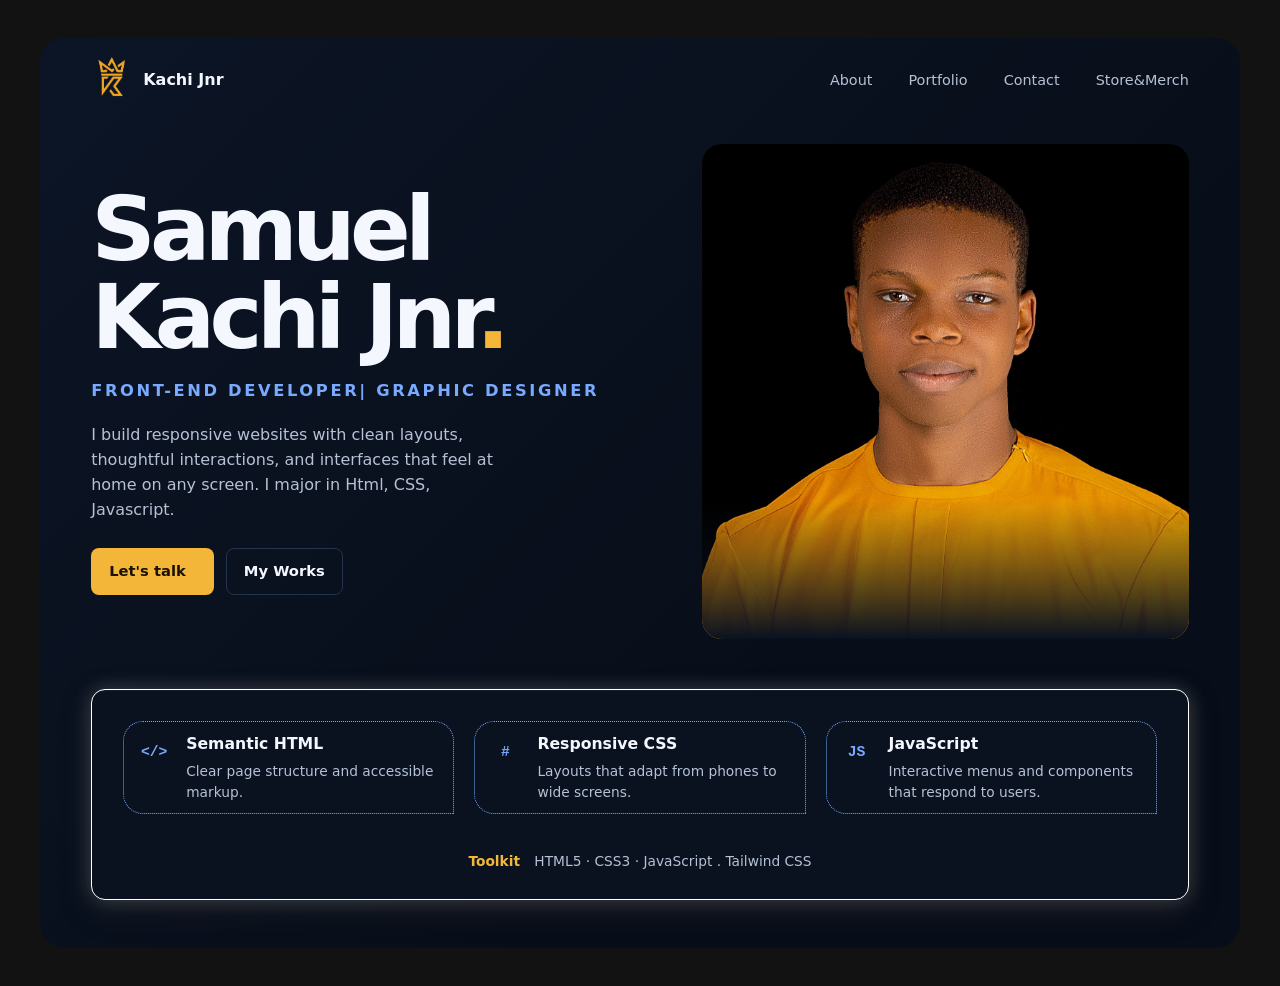
<file: index.html>
<!DOCTYPE html>
<html lang="en">
<head>
  <meta charset="UTF-8">
  <meta name="viewport" content="width=device-width, initial-scale=1">
  <meta name="description" content="Kachi Jnr, front-end developer portfolio.">
  <title>Kachi Jnr</title>
  <!-- Essential Open Graph Tags -->
  <meta property="og:title" content="Kachi Jnr | Front-End Developer" />
  <meta property="og:description" content="Front-end developer portfolio showcasing skills in HTML, CSS, and JavaScript." />
  <meta property="og:type" content="website" />
  <meta property="og:url" content="https://kachi-jnr.vercel.app" />
  <meta property="og:image" content="img/og.png" />
  <!-- Recommended Image Details -->
  <meta property="og:image:width" content="1200" />
  <meta property="og:image:height" content="630" />
  <meta property="og:image:alt" content="Kachi Jnr | Front-End Developer" />

  <!-- Optional: Twitter/X Large Card Support -->
  <meta name="twitter:card" content="summary_large_image" />
  <meta name="twitter:image" content="https://kachi-jnr.vercel.app/img/og.png" />
  <link rel="icon" href="img/kachis logo.png" type="image/png">
  <link rel="stylesheet" href="kachi.css">
  <script src="kachi.js" defer></script>
</head>
<body>
  <header class="portfolio-header" id="home">
    <div class="topbar">
      <a class="brand" href="#">
        <img src="img/kachis logo.png" alt="">
        <span>Kachi Jnr</span>
      </a>

      <button class="menu-toggle" type="button"
        aria-expanded="false" aria-controls="site-nav" hidden>
        =
      </button>

      <nav class="site-nav" id="site-nav" aria-label="Main navigation">
        <a href="about.html">About</a>
        <a href="other docs/Samuel_Onyekachi_Jr_CV-1.pdf">Portfolio</a>
        <!-- EDIT HERE: replace the example email with yours -->
        <a href="contact.html">Contact</a>
        <a href="store.html">Store&Merch</a>
      </nav>
    </div>

    <section class="hero" id="intro" aria-labelledby="hero-title">
      <div class="hero-left">
        <!-- EDIT HERE: write your name, role, and short introduction -->
        <h1 id="hero-title"> Samuel Kachi Jnr<span>.</span></h1>
        <p class="role">Front-End Developer| Graphic Designer </p>
        <p class="intro">
          I build responsive websites with clean layouts, thoughtful
          interactions, and interfaces that feel at home on any screen.
          I major in Html, CSS, Javascript.
        </p>
      


        <div class="hero-actions">
          <!-- EDIT HERE: use the same email as in the navigation -->
          <a class="button button-primary" href="mailto:samuelonyekachijr@gmail.com">
            Let's talk <span aria-hidden="true"></span>
          </a>
          <a class="button button-outline" href="phone.html">
            My Works</a>
        </div>
      </div>

      <figure class="portrait">
        <img src="img/kachijnr.jpg" alt="Kachi Jnr wearing a gold shirt"
          width="1151" height="2047">
      </figure>
    </section>

    <section class="skills" id="skills" aria-label="Front-end skills">
      <ul class="skill-grid">
        <li class="skill">
          <span class="skill-icon" aria-hidden="true">&lt;/&gt;</span>
          <div>
            <h2>Semantic HTML</h2>
            <p>Clear page structure and accessible markup.</p>
          </div>
        </li>

        <li class="skill">
          <span class="skill-icon" aria-hidden="true">#</span>
          <div>
            <h2>Responsive CSS</h2>
            <p>Layouts that adapt from phones to wide screens.</p>
          </div>
        </li>

        <li class="skill">
          <span class="skill-icon" aria-hidden="true">JS</span>
          <div>
            <h2>JavaScript</h2>
            <p>Interactive menus and components that respond to users.</p>
          </div>
        </li>
      </ul>

      <p class="toolkit"><strong>Toolkit</strong> HTML5 · CSS3 · JavaScript . Tailwind CSS</p>
    </section>
  </header>
</body>
</html>
</file>
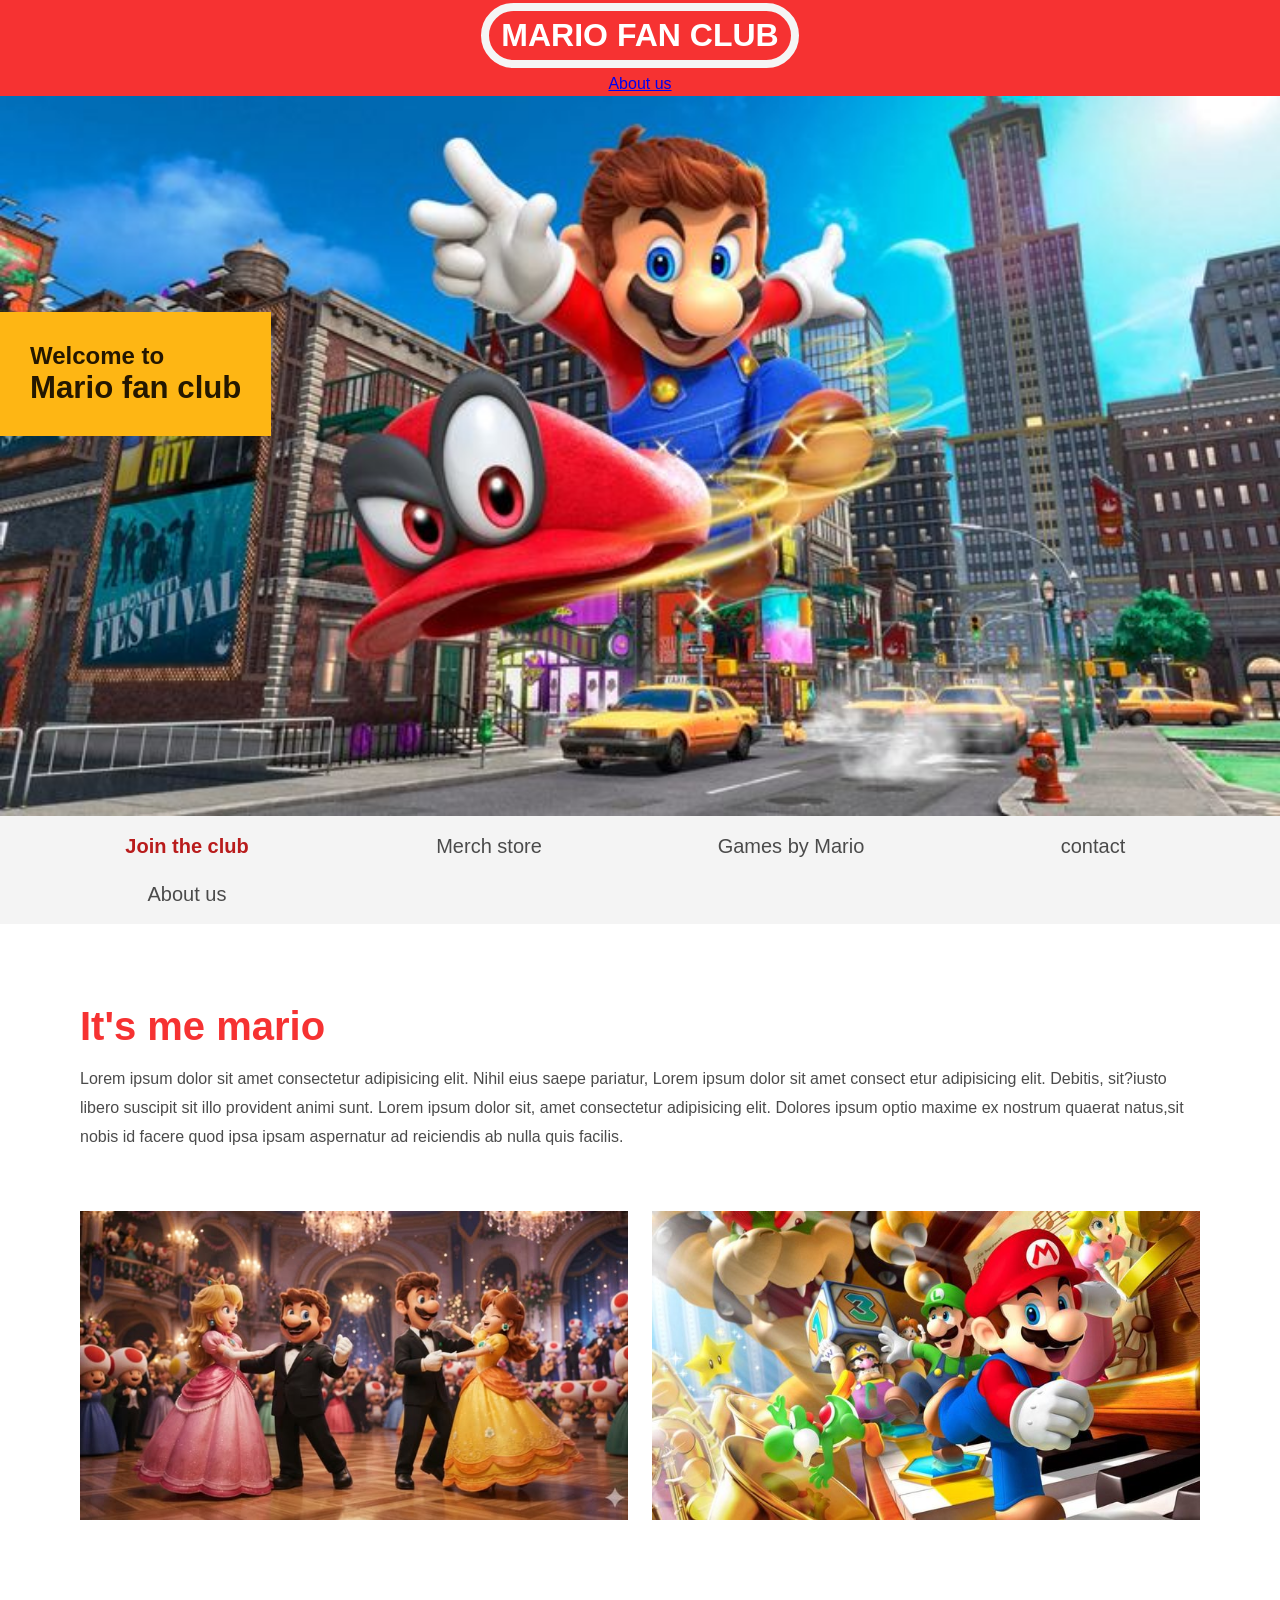
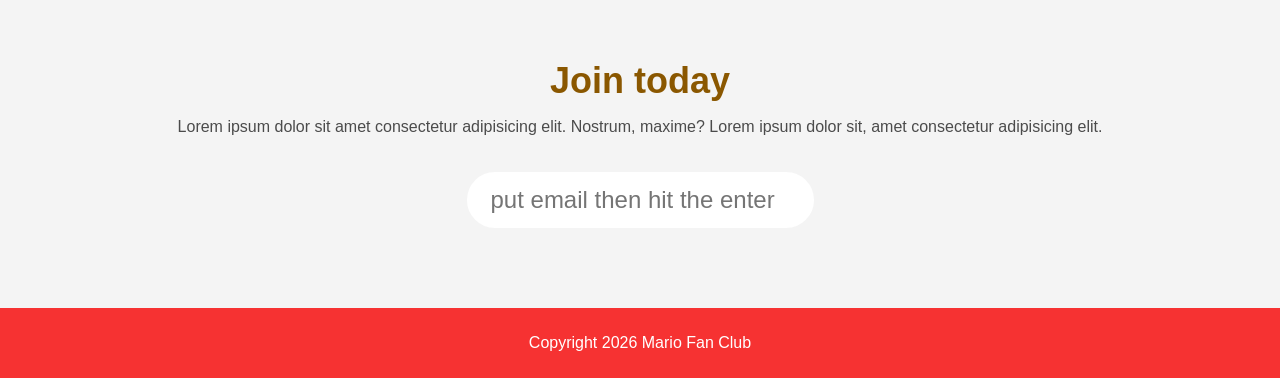
<file: CAMP CODE/Index.html>
<!DOCTYPE html>
<html lang="en">
<head>
  <meta charset="UTF-8">
  <meta name="viewport" content="width=device-width, initial-scale=1.0">
  <link rel="stylesheet" href="css/style.css">
  <link rel="icon" href="img/mario.jpg">
  <title>Marioclub</title>
</head>
<body>
  
  
<header>
   <h1>MARIO FAN CLUB</h1>
   <a href="about.html">About us</a>
</header>
  <section class="banner">
    <img src="img/mario fly.jpg" alt="marioclub welcome banner">
     <div class="mariofans">
          <h2>Welcome to <br><span>Mario fan club</span></h2>
     </div>
  </section>
  <nav class="main-nav">
    <ul>
       <li><a href="#" class="joinclub">Join the club</a></li>
       <li><a href="Elit.org">Merch store</a></li>
       <li><a href="#">Games by Mario</a></li>
       <li><a href="#">contact</a></li>
       <li><a href="about.html">About us</a></li>
    </ul>
  </nav>
  <main>
    
    <article>
      <h2>It's me mario</h2>
      <p>Lorem ipsum dolor sit amet consectetur adipisicing elit.
         Nihil eius saepe pariatur, Lorem ipsum dolor sit amet consect
         etur adipisicing elit. Debitis, sit?iusto libero suscipit sit
          illo provident animi sunt. Lorem ipsum dolor sit, amet consectetur adipisicing elit.
           Dolores ipsum optio maxime ex nostrum quaerat natus,sit nobis id facere quod ipsa ipsam
         aspernatur ad reiciendis ab nulla quis facilis.</p>
    </article>
    <ul class="images">
      <li><img src="img/mario&luigis wedding.jpg" alt="the wedding"></li>
      <li><img src="img/mario game1.jpg" alt="mario having fun"></li>
    </ul>
  </main>

   <section class="join">
    <h2>Join today</h2>
    <p>Lorem ipsum dolor sit amet consectetur adipisicing elit.
       Nostrum, maxime? Lorem ipsum dolor sit, amet consectetur adipisicing elit. </p>
      <form>
        <input type="email" name="email" placeholder="put email then hit the enter" required>
       </form>
   </section>

  <footer>
    <p class="copyright">Copyright 2026 Mario Fan Club</p>
  </footer>
</body>
</html>
</file>
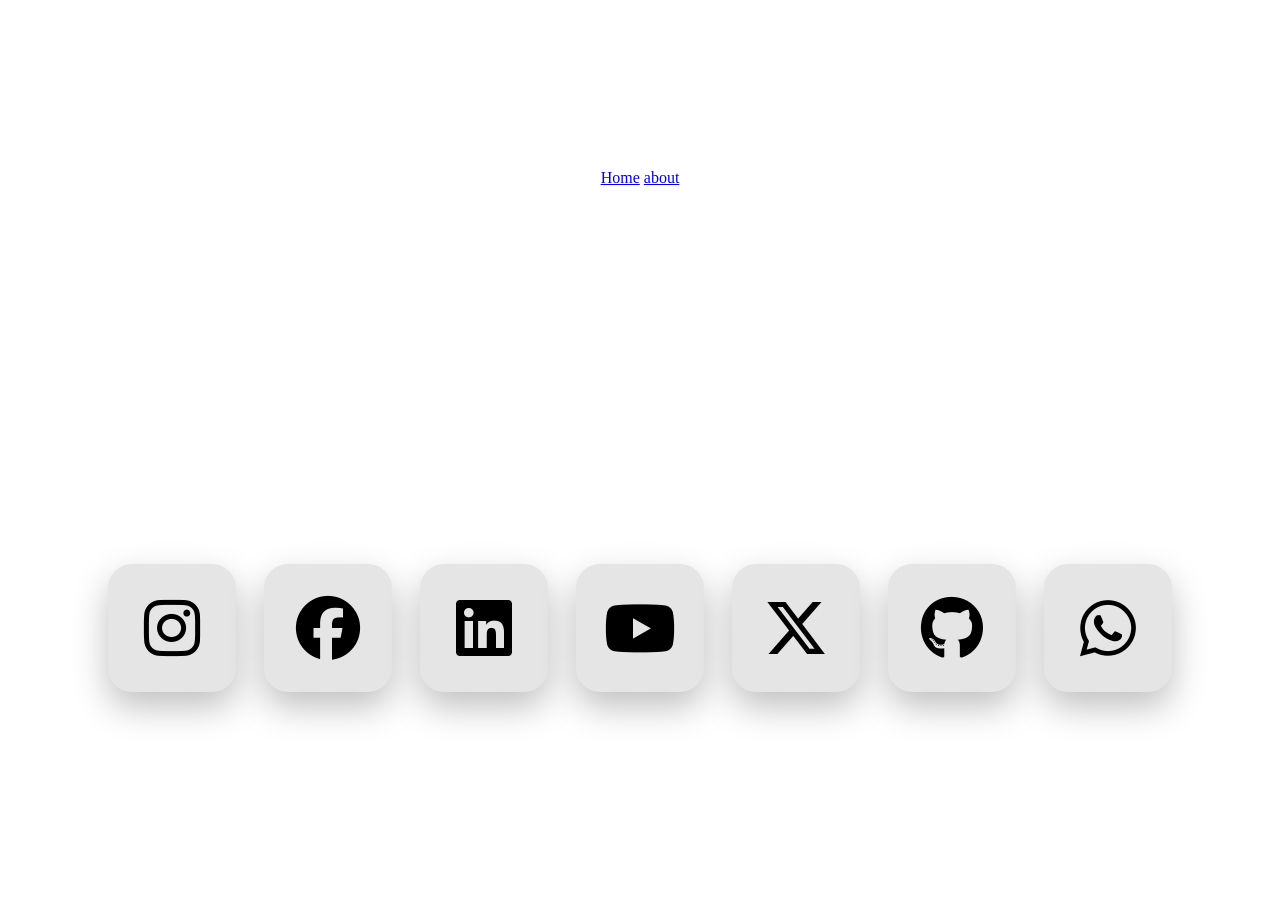
<file: contact.html>
<!DOCTYPE html>
<html lang="en">
<head>
    <meta charset="UTF-8">
    <meta name="viewport" content="width=device-width, initial-scale=1.0">
    <link rel="icon" href="img/kachis logo.png">
    <link rel="stylesheet" href="https://cdnjs.cloudflare.com/ajax/libs/font-awesome/6.7.2/css/all.min.css">
    <title>Kachi.Org</title>
</head>
<style>
    /* Center the entire group on the page */
body {
    margin: 0;
    min-height: 100vh;
    min-height: 100dvh;
    display: grid;
    place-items: center;
}

.social-icons {
    display: flex;
    flex-wrap: wrap;
    justify-content: center;
    gap: clamp(0.75rem, 3vw, 1.75rem);
    width: min(70rem, calc(100% - 2rem));
    padding-block: 2rem;
}

.social-icons .icons {
    display: grid;
    justify-items: center;
    align-content: start;
    gap: 0.75rem;
    width: clamp(5rem, 13vw, 8rem);
    padding: 0.5rem 0;
    border-radius: 1.5rem;
    color: inherit;
    text-decoration: none;
    text-align: center;
}

.social-icons .icons i {
    display: grid;
    place-items: center;
    width: 100%;
    aspect-ratio:1;
    border-radius:1.5rem;
    /* background: color-mix(in srgb, currentColor 5%, transparent);
    box-shadow: 0 0 0 1px color-mix(in srgb, currentColor 16%, transparent); */
    background:rgb(230, 229, 229);
    box-shadow:0 15px 35px rgba(0, 0, 0, 0.25);
    font-size: clamp(2.5rem, 6vw, 4rem);
    transition: transform 180ms ease, background-color 180ms ease;
}

.social-icons .icons span {
    font: 600 0.9rem/1.2 system-ui, sans-serif;
}

.social-icons .icons:focus-visible {
    outline: 2px solid currentColor;
    outline-offset: 4px;
}

.social-icons {
    --slide-distance: clamp(8px, 3vw, 40px);
    width: min(70rem, calc(100% - 2rem - 2 * var(--slide-distance)));
    animation: slide-icons 7s ease-in-out infinite alternate;
}

@keyframes slide-icons {
    from {
        transform: translateX(calc(-1 * var(--slide-distance)));
    }

    to {
        transform: translateX(var(--slide-distance));
    }
}

@media (prefers-reduced-motion: reduce) {
    .social-icons {
        animation: none;
    }
}

@media (hover: hover) {
    .social-icons .icons:hover i {
        transform: translateY(-5px);
        background: color-mix(in srgb, currentColor 12%, transparent);
    }
}

@media (prefers-reduced-motion: reduce) {
    .social-icons .icons i {
        transition: none;
    }

    .social-icons .icons:hover i {
        transform: none;
    }
}
</style>
<span>
    <a href="index.html">Home</a>
    <a href="about.html">about</a>
</span>
<div class="social-icons">
    <a href="https://www.instagram.com/michaelonyekachiebube/" target="_blank" class="icons">
        <i class="fa-brands fa-instagram"></i>
    </a>

    <a href="https://www.facebook.com/profile.php?id=61588298643800" target="_blank" class="icons">
    <i class="fa-brands fa-facebook"></i>
</a>

    <a href="https://www.linkedin.com/in/samuelonyekachi jr" target="_blank" class="icons">
        <i class="fa-brands fa-linkedin"></i>
    </a>

    <a href="https://www.youtube.com/@samuelOnyekachijr" target="_blank" class="icons">
        <i class="fa-brands fa-youtube"></i>
    </a>

    <a href="https://x.com/samuelkachijnr" target="_blank" class="icons">
        <i class="fa-brands fa-x-twitter"></i>
    </a>

     <a href="https://github.com/samuelonyekachijr-pixel" target="_blank" class="icons">
        <i class="fa-brands fa-github"></i>
    </a>

    <a href="https://wa.me/2348108296144 " target="_blank" class="icons"
        > <i class="fa-brands fa-whatsapp"></i>
    </a>
</div>

</html>
</file>
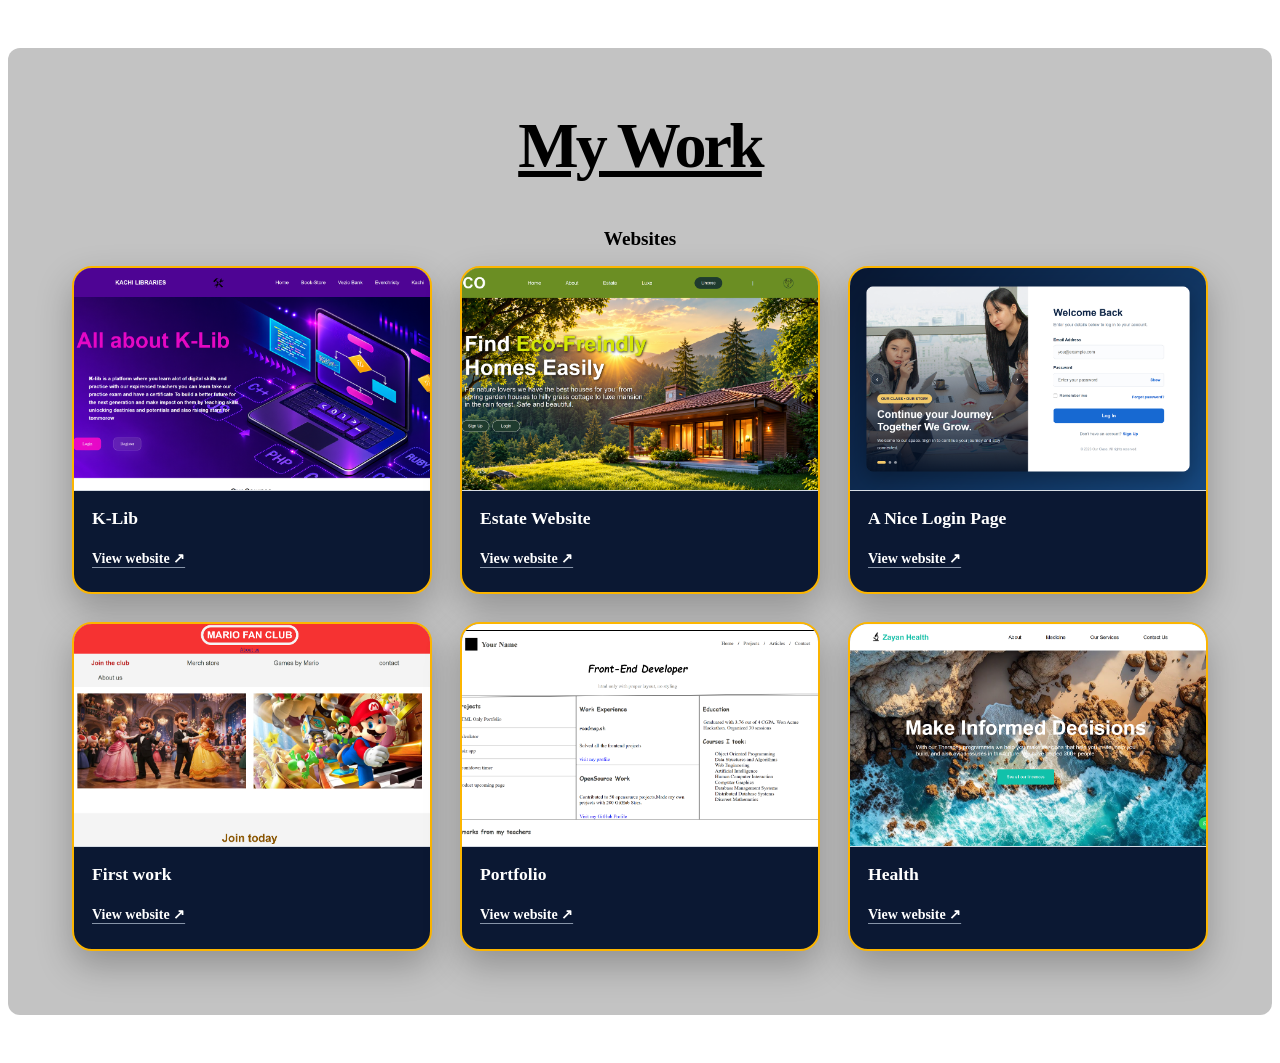
<file: phone.html>
<!DOCTYPE html>
<html lang="en">
<head>
    <meta charset="UTF-8">
    <meta name="viewport" content="width=device-width, initial-scale=1.0">
    <title>Kachi's|Web Work</title>
    <link rel="stylesheet" href="phone.css">
     <script src="phone.js" defer></script> 
</head>
<body>
  <section class="portfolio-work" id="my-work" aria-labelledby="my-work-title">
    <h2 id="my-work-title">My Work</h2>

    <section aria-labelledby="websites-title">
        <h3 class="portfolio-work__group-title" id="websites-title">Websites</h3>

        <div class="portfolio-work__grid">
            <article class="portfolio-work__card" data-category="website">
                <div class="portfolio-work__preview">
                    <img src="img/K-lib.com - Google Chrome 13_11_2026 14_57_37.png" alt="K-Lib homepage screenshot" loading="lazy">
                </div>
                <div class="portfolio-work__body">
                    <h4>K-Lib</h4>
                    <a href="./CAMP%20CODE/k-lib.html">View website ↗</a>
                </div>
            </article>

            <article class="portfolio-work__card" data-category="website">
                <div class="portfolio-work__preview">
                    <img src="img/estate-shot.png" alt="Estate website homepage screenshot">
                </div>
                <div class="portfolio-work__body">
                    <h4>Estate Website</h4>
                    <a href="./CAMP%20CODE/estate.html">View website ↗</a>
                </div>
            </article>

            <article class="portfolio-work__card" data-category="website">
                <div class="portfolio-work__preview">
                    <img src="img/Welcome Back _ Login - Google Chrome 16_11_2026 09_14_56.png" alt="Login page screenshot">
                </div>
                <div class="portfolio-work__body">
                    <h4>A Nice Login Page</h4>
                   <a href="./CAMP%20CODE/form-login.html">View website ↗</a>
                </div> 
            </article>

            <article class="portfolio-work__card" data-category="website">
                <div class="portfolio-work__preview">
                    <img src="img/pic3.png" alt="Website 4 screen/CAMP%20CODEshot">
                </div>
                <div class="portfolio-work__body">
                    <h4>First work</h4>
                    <a href="./CAMP%20CODE/Index.html">View website ↗</a>
                </div>
            </article>

            <article class="portfolio-work__card" data-category="website">
                <div class="portfolio-work__preview">
                    <img src="img/pic2.png" alt="Website 5 screenshot">
                </div>
                <div class="portfolio-work__body">
                    <h4>Portfolio</h4>
                    <a href="./CAMP%20CODE/about.html">View website ↗</a>
                </div>
            </article>

            <article class="portfolio-work__card" data-category="website">
                <div class="portfolio-work__preview">
                    <img src="img/pic4.png" alt="Website 6 screenshot">
                </div>
                <div class="portfolio-work__body">
                    <h4>Health</h4>
                    <a href="./CAMP%20CODE/project1.html">View website ↗</a>
                </div>
            </article>
        </div>
    </section>

    <hr class="portfolio-work__divider">

   


</section>
</body>
</html>
</file>
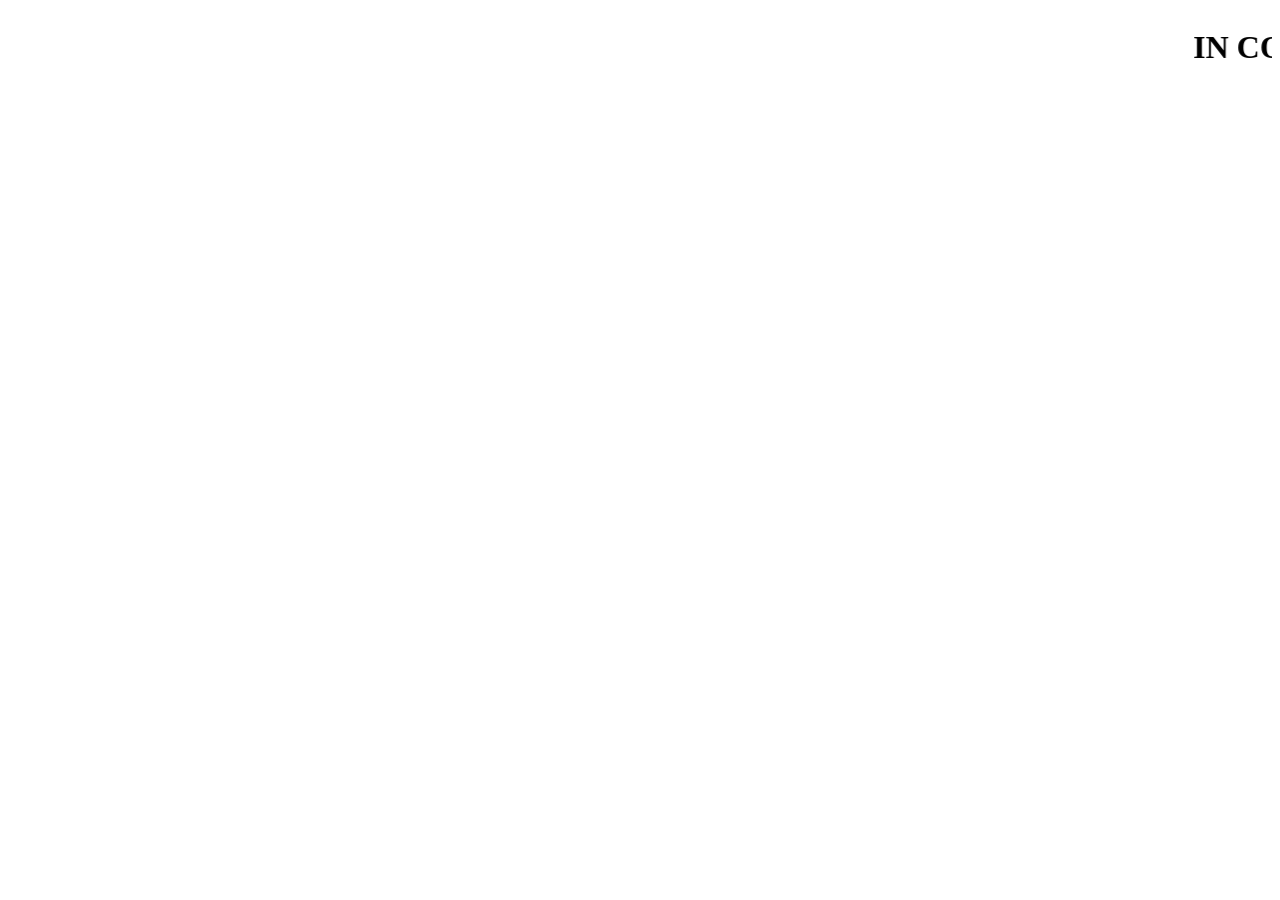
<file: store.html>
<!DOCTYPE html>
<html lang="en">
<head>
    <meta charset="UTF-8">
    <meta name="viewport" content="width=device-width, initial-scale=1.0">
    <title>Document</title>
</head>
<body>
    <marquee behavior="" direction="">
        <h1>IN COMING UPDATES FAM</h1>
    </marquee>
    
</body>
</html>
</file>
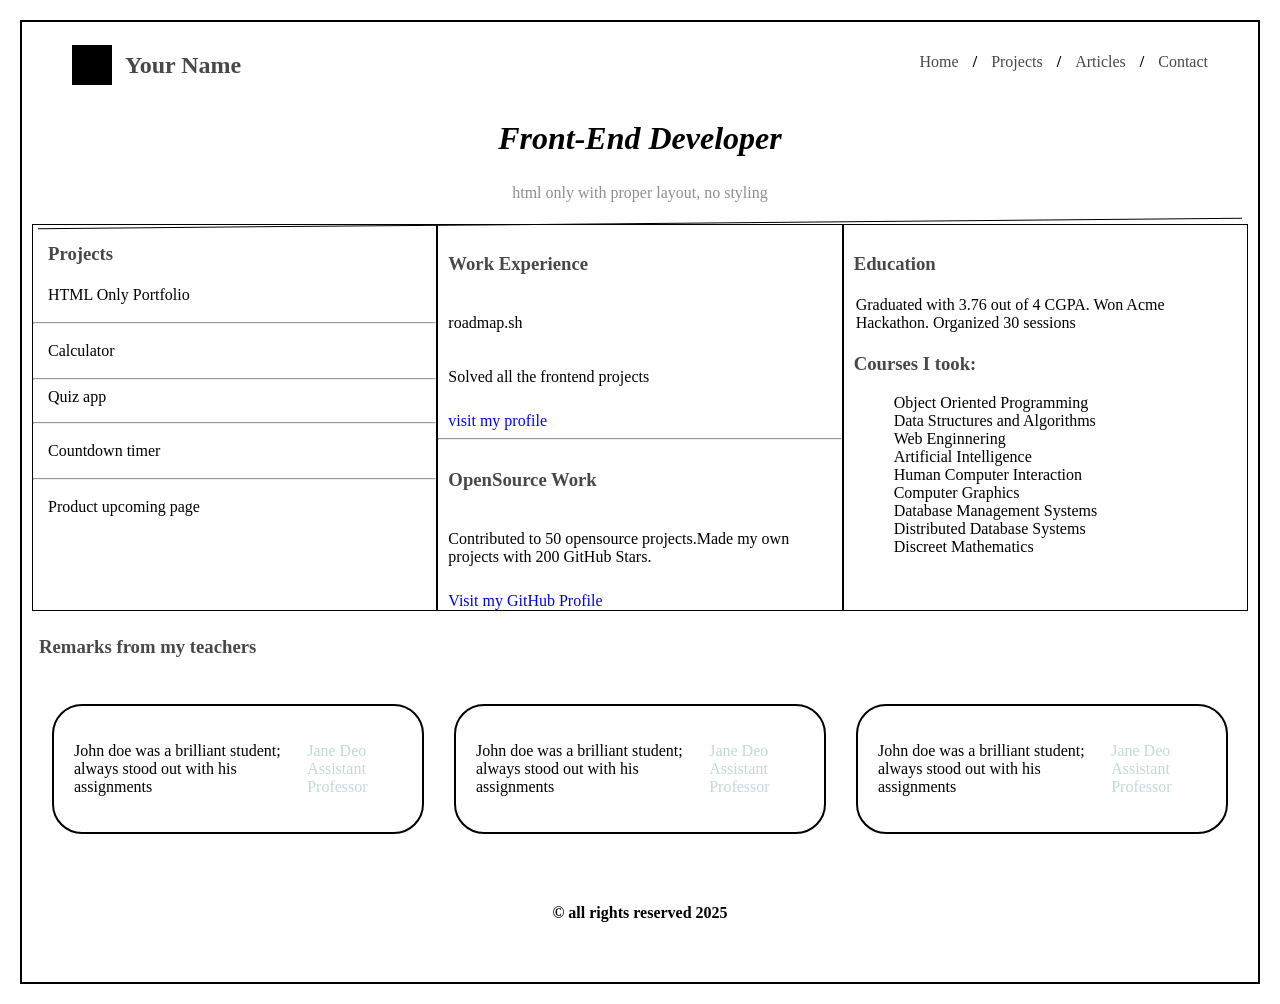
<file: CAMP CODE/about.html>
<!doctype html>
<html>

<head>
  <link rel="stylesheet" href="css/port.css">
  <title>Learning HTML</title>
</head>

<body>
  <div>
    <header>
      <div class="toprow">
        <h2 class="head">
          <span class="logo"></span>
          Your Name
        </h2>
        <ul class="hp">
          <li><a href="#45">Home</a> <span>/</span></li>
          <li><a href="#45">Projects</a> <span>/</span></li>
          <li><a href="#45">Articles</a> <span>/</span></li>
          <li><a href="#45">Contact</a></li>
        </ul>
      </div>
      <h1 class="font-i">Front-End Developer</h1>
      <p class="kachi">html only with proper layout, no styling</p>
    </header>
  </div>

  <div class="doubleline"></div>
  <section class="ibox">
    <div class="projects">
      <h3 class="font-i">Projects</h3>
      <p class="lorem">HTML Only Portfolio</p>
      <hr>
      <p class="lorem">Calculator</p>
      <hr>
      <pclass="lorem">Quiz app</p>
        <hr>
        <p class="lorem">Countdown timer</p>
        <hr>
        <p class="lorem">Product upcoming page</p>
    </div>
    
    <div class="exp">
      <h3 class="font-i">Work Experience</h3>
      <p class="font-i"> roadmap.sh</p>
      <p class="lorem">Solved all the frontend projects</p>
      <a href="#">visit my profile</a>
      <hr>
      <h3 class="font-i">OpenSource Work</h3>
      <p class="lorem">
        Contributed to 50 opensource
        projects.Made my own projects with
        200 GitHub Stars.
      </p>
     <a href="#3">Visit my GitHub Profile</a>
    </div>
    <div class="edu">
      <h3 class="font-i">Education</h3>
      <p class="lorem">Graduated with 3.76 out of 4
        CGPA. Won Acme Hackathon.
        Organized 30 sessions
      </p>


      <h3 class="font-i">Courses I took:</h3>
      <ul class="list">
        <li>Object Oriented Programming</li>
        <li>Data Structures and Algorithms</li>
        <li>Web Enginnering</li>
        <li>Artificial Intelligence</li>
        <li>Human Computer Interaction</li>
        <li>Computer Graphics</li>
        <li>Database Management Systems </li>
        <li>Distributed Database Systems</li>
        <li>Discreet Mathematics</li>
      </ul>
    </div>

  </section>
    <h3 class="font-ii">Remarks from my teachers</h3>
  <section class="bow">
    
    <div class="box">
      <p>John doe was a brilliant
        student; always stood out 
        with his assignments
      </p>

      <p class="teacher">
      Jane Deo
      Assistant Professor
     </p>

    </div>

    <div class="box">
      <p>
        John doe was a brilliant
        student; always stood out 
        with his assignments
      </p>
      <p class="teacher">
        Jane Deo
      Assistant Professor 
      </p>
    </div>

    <div class="box">
      <p>
        John doe was a brilliant
        student; always stood out 
        with his assignments
      </p>
      <p class="teacher"> 
        Jane Deo
        Assistant Professor 
      </p>
    </div>
  </section>
   <p class="copy">&copy all rights reserved 2025</p>
</body>

</html>
</file>
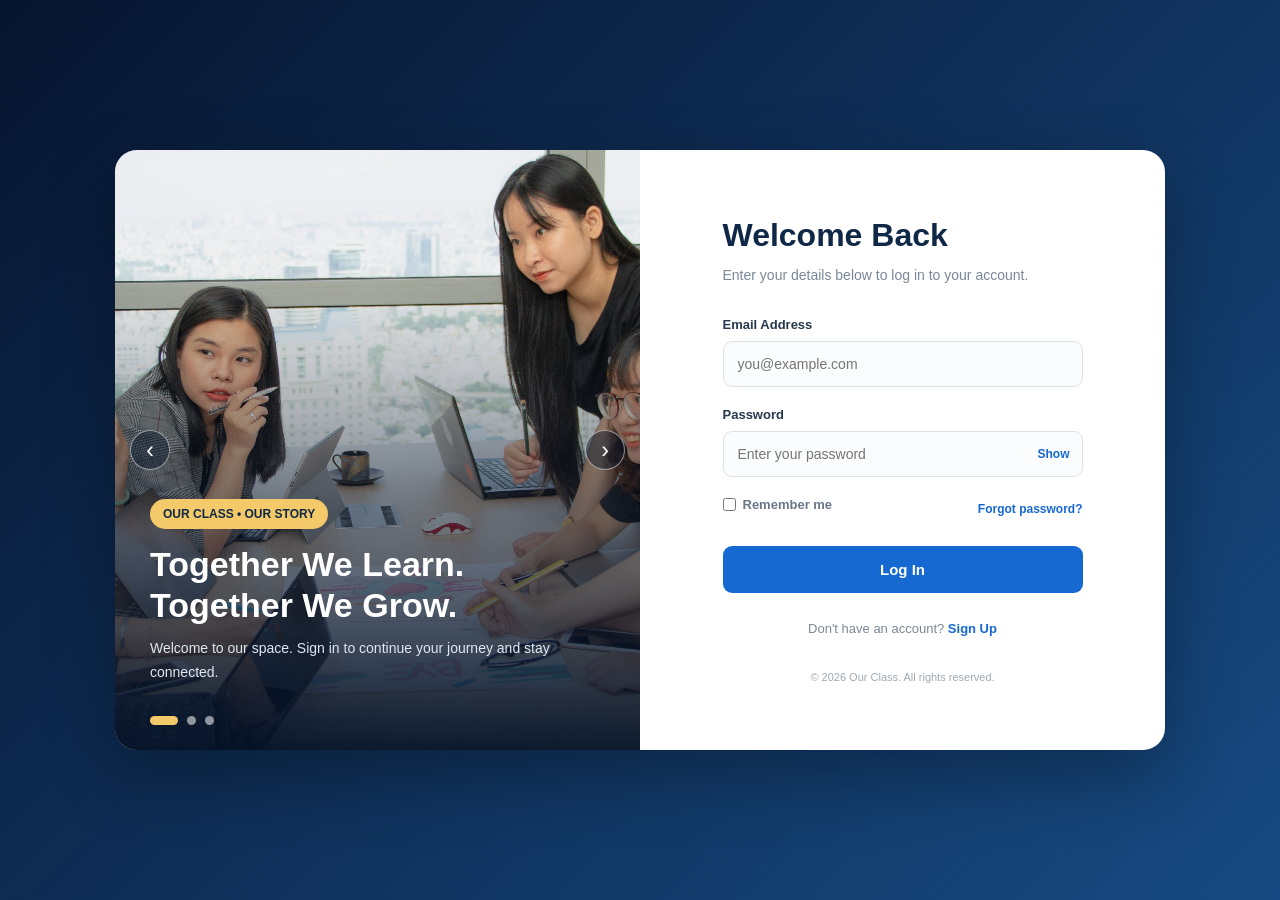
<file: CAMP CODE/form-login.html>
<!DOCTYPE html>
<html lang="en">
<head>
<meta charset="UTF-8">
<meta name="viewport" content="width=device-width, initial-scale=1.0">
<title>Welcome Back | Login</title>

<style>
* {
    margin: 0;
    padding: 0;
    box-sizing: border-box;
    font-family: Arial, sans-serif;
}

body {
    min-height: 100vh;
    display: flex;
    justify-content: center;
    align-items: center;
    padding: 25px;
    background: linear-gradient(135deg, #07152f, #174a82);
}

.container {
    display: grid;
    grid-template-columns: 1fr 1fr;
    width: 100%;
    max-width: 1050px;
    min-height: 600px;
    background: white;
    border-radius: 22px;
    overflow: hidden;
    box-shadow: 0 25px 70px rgba(0,0,0,.3);
    animation: fadeIn .8s ease;
}

/* SLIDESHOW */

.photo-section {
    position: relative;
    min-height: 600px;
    background: #102d50;
    overflow: hidden;
}

.slides {
    position: absolute;
    inset: 0;
}

.slide {
    position: absolute;
    inset: 0;
    opacity: 0;
    transition: opacity 1s ease-in-out;
    pointer-events: none;
}

.slide.active {
    opacity: 1;
}

.slide img {
    width: 100%;
    height: 100%;
    object-fit: cover;
    object-position: center;
    display: block;
    transform: scale(1.04);
    transition: transform 6s linear;
}

.slide.active img {
    transform: scale(1.13);
}

.photo-overlay {
    position: absolute;
    inset: 0;
    background: linear-gradient(
        to top,
        rgba(3,17,39,.96),
        rgba(3,17,39,.05) 80%
    );
    z-index: 2;
    pointer-events: none;
}

.photo-content {
    position: absolute;
    z-index: 3;
    bottom: 65px;
    left: 35px;
    right: 30px;
    color: white;
    pointer-events: none;
}

.tag {
    display: inline-block;
    background: #f3c969;
    color: #102847;
    padding: 8px 13px;
    border-radius: 30px;
    font-size: 12px;
    font-weight: bold;
    margin-bottom: 15px;
}

.photo-content h2 {
    font-size: 34px;
    line-height: 1.2;
    margin-bottom: 12px;
}

.photo-content p {
    font-size: 14px;
    line-height: 1.7;
    color: #e0e8f2;
}

/* SLIDE CONTROLS */

.slide-controls {
    position: absolute;
    z-index: 5;
    bottom: 25px;
    left: 35px;
    display: flex;
    align-items: center;
    gap: 9px;
}

.dot {
    width: 9px;
    height: 9px;
    border: none;
    border-radius: 20px;
    background: rgba(255,255,255,.55);
    cursor: pointer;
    transition: .3s;
}

.dot.active {
    width: 28px;
    background: #f3c969;
}

.arrow {
    position: absolute;
    z-index: 5;
    top: 50%;
    transform: translateY(-50%);
    width: 40px;
    height: 40px;
    border: 1px solid rgba(255,255,255,.5);
    border-radius: 50%;
    background: rgba(5,20,40,.45);
    color: white;
    font-size: 23px;
    cursor: pointer;
    transition: .3s;
}

.arrow:hover {
    background: #f3c969;
    color: #102847;
}

.prev {
    left: 15px;
}

.next {
    right: 15px;
}

/* LOGIN FORM */

.login-section {
    display: flex;
    justify-content: center;
    align-items: center;
    padding: 45px;
}

.login-content {
    width: 100%;
    max-width: 360px;
}

.logo {
    width: 55px;
    height: 55px;
    display: flex;
    justify-content: center;
    align-items: center;
    background: #102d50;
    color: #f3c969;
    border-radius: 15px;
    font-size: 26px;
    font-weight: bold;
    margin-bottom: 25px;
}

h1 {
    color: #102847;
    font-size: 32px;
    margin-bottom: 10px;
}

.subtitle {
    color: #7a8797;
    font-size: 14px;
    margin-bottom: 30px;
    line-height: 1.6;
}

.input-group {
    margin-bottom: 20px;
}

label {
    display: block;
    color: #26384d;
    font-size: 13px;
    font-weight: bold;
    margin-bottom: 9px;
}

input[type="email"],
input[type="password"],
input[type="text"] {
    width: 100%;
    padding: 14px;
    border: 1px solid #dce2e9;
    border-radius: 9px;
    outline: none;
    font-size: 14px;
    background: #fbfcfe;
    transition: .3s;
}

input:focus {
    border-color: #1769d2;
    box-shadow: 0 0 0 3px rgba(23,105,210,.1);
    background: white;
}

.password-box {
    position: relative;
}

.password-box input {
    padding-right: 65px;
}

.show-password {
    position: absolute;
    right: 13px;
    top: 50%;
    transform: translateY(-50%);
    background: none;
    border: none;
    color: #1769d2;
    font-size: 12px;
    font-weight: bold;
    cursor: pointer;
}

.options {
    display: flex;
    justify-content: space-between;
    align-items: center;
    gap: 10px;
    margin: 5px 0 25px;
    font-size: 12px;
}

.remember {
    display: flex;
    align-items: center;
    gap: 7px;
    color: #697789;
    white-space: nowrap;
}

.remember input {
    accent-color: #1769d2;
}

a {
    text-decoration: none;
    color: #1769d2;
    font-weight: bold;
}

.login-btn {
    width: 100%;
    padding: 15px;
    border: none;
    border-radius: 9px;
    background: #1769d2;
    color: white;
    font-size: 15px;
    font-weight: bold;
    cursor: pointer;
    transition: .3s;
}

.login-btn:hover {
    background: #102d50;
    transform: translateY(-2px);
}

.message {
    display: none;
    padding: 12px;
    border-radius: 8px;
    margin-top: 15px;
    font-size: 13px;
    line-height: 1.5;
}

.signup-link {
    margin-top: 28px;
    text-align: center;
    color: #7a8797;
    font-size: 13px;
}

.footer {
    margin-top: 35px;
    text-align: center;
    color: #a0a8b3;
    font-size: 11px;
}

@keyframes fadeIn {
    from { opacity: 0; transform: translateY(15px); }
    to { opacity: 1; transform: translateY(0); }
}

@media (max-width: 750px) {
    body {
        padding: 15px;
    }

    .container {
        grid-template-columns: 1fr;
        max-width: 460px;
    }

    .photo-section {
        min-height: 320px;
    }

    .photo-content {
        left: 25px;
        right: 20px;
        bottom: 65px;
    }

    .photo-content h2 {
        font-size: 26px;
    }

    .slide-controls {
        left: 25px;
    }

    .login-section {
        padding: 35px 25px;
    }

    h1 {
        font-size: 28px;
    }
}

@media (max-width: 380px) {
    .options {
        align-items: flex-start;
        flex-direction: column;
    }
}

@media (prefers-reduced-motion: reduce) {
    *, *::before, *::after {
        animation-duration: .01ms !important;
        transition-duration: .01ms !important;
    }
}
</style>
</head>

<body>

<main class="container">

    <!-- AUTOMATIC PHOTO SLIDESHOW -->
    <section class="photo-section" aria-label="Class photo slideshow">

        <div class="slides" id="slides">

            <!-- SLIDE 1: YOUR CLASS PHOTO -->
            <div class="slide active">
                <img src="img/van-tay-media-Hh-PIe3qIug-unsplash.jpg" alt="Our class group photograph">
            </div>

            <!-- SLIDE 2: REPLACE WITH YOUR OWN PHOTO -->
            <div class="slide">
                <img src="img/d1.jfif" alt="Class memories">
            </div>

            <!-- SLIDE 3: REPLACE WITH YOUR OWN PHOTO -->
            <div class="slide">
                <img src="img/d2.jfif" alt="School memories">
            </div>
        
            <!-- SLIDE 4: REPLACE WITH YOUR OWN PHOTO -->
            <div class="slide">
                <img src="img/d3.jfif" alt="School memories">
            </div>
            
            <!-- SLIDE 5: REPLACE WITH YOUR OWN PHOTO -->
            <div class="slide">
                <img src="img/Live button with play icon rendering _ Premium Photo.jfif" alt="School memories">
            </div>

            <!-- SLIDE 6: REPLACE WITH YOUR OWN PHOTO -->
            <div class="slide">
                <img src="img/digital-market.jpg" alt="School memories">
            </div>
        </div>

        <div class="photo-overlay"></div>

        <button class="arrow prev" id="prev"
                type="button" aria-label="Previous image">&#8249;</button>

        <button class="arrow next" id="next"
                type="button" aria-label="Next image">&#8250;</button>

        <div class="photo-content">
            <span class="tag">OUR CLASS • OUR STORY</span>
            <h2 id="slideTitle">Together We Learn.<br>Together We Grow.</h2>
            <p id="slideDescription">
                Welcome to our space. Sign in to continue
                your journey and stay connected.
            </p>
        </div>

        <div class="slide-controls" id="slideControls" aria-label="Choose slideshow image">
            <button class="dot active" type="button" aria-label="Show image 1"></button>

            <button class="dot" type="button" aria-label="Show image 2"></button>

            <button class="dot" type="button" aria-label="Show image 3"></button>
        </div>

    </section>

    <!-- LOGIN FORM -->
    <section class="login-section">
        <div class="login-content">

            <!-- <div class="logo">W</div> -->

            <h1>Welcome Back</h1>
            <p class="subtitle">
                Enter your details below to log in to your account.
            </p>

            <form id="loginForm">

                <div class="input-group">
                    <label for="email">Email Address</label>
                    <input type="email" id="email" placeholder="you@example.com" 
                    autocomplete="email" required>
                </div>

                <div class="input-group">
                    <label for="password">Password</label>

                    <div class="password-box">
                        <input type="password" id="password" placeholder="Enter your password" autocomplete="current-password" required>

                        <button type="button" class="show-password" id="togglePassword">Show</button>
                    </div>
                </div>

                <div class="options">
                    <label class="remember">
                        <input type="checkbox" id="remember">
                        Remember me
                    </label>

                    <a href="reset-password.html" id="forgotPassword">Forgot password?</a>
                </div>

                <button type="submit" class="login-btn">Log In</button>

                <div class="message" id="message" role="status"></div>

            </form>

            <p class="signup-link">
                Don't have an account?
                <a href="Form.html">Sign Up</a> 
            </p>

            <p class="footer">
                &copy; 2026 Our Class. All rights reserved.
            </p>

        </div>
    </section>

</main>

<script>
// SLIDESHOW
const slides = document.querySelectorAll(".slide");
const dots = document.querySelectorAll(".dot");
const photoSection = document.querySelector(".photo-section");

const titles = [
    "Continue your Journey.<br>Together We Grow.",
    "Create Memories",
    "Cloud Your Important Files",
    "Nostagilia.",
    "Join Live Events",
    "Create Ads"
];

const descriptions = [
    "Welcome to our space. Sign in to continue your journey and stay connected.",
    "Every moment together becomes a memory worth keeping.",
    "Cloud Important Files and assets",
    "We refresh Old memories",
    "You can join Live events across the globe when you subscribe",
    "You can run ads for your business"
];

let currentSlide = 0;
let slideshowTimer;

function showSlide(index) {
    currentSlide = (index + slides.length) % slides.length;

    slides.forEach((slide, i) => {
        slide.classList.toggle("active", i === currentSlide);
    });

    dots.forEach((dot, i) => {
        dot.classList.toggle("active", i === currentSlide);
    });

    document.getElementById("slideTitle").innerHTML =
        titles[currentSlide];

    document.getElementById("slideDescription").textContent =
        descriptions[currentSlide];
}

function startSlideshow() {
    clearInterval(slideshowTimer);

    slideshowTimer = setInterval(() => {
        showSlide(currentSlide + 1);
    }, 5000);
}

document.getElementById("next").addEventListener("click", () => {
    showSlide(currentSlide + 1);
    startSlideshow();
});

document.getElementById("prev").addEventListener("click", () => {
    showSlide(currentSlide - 1);
    startSlideshow();
});

dots.forEach((dot, index) => {
    dot.addEventListener("click", () => {
        showSlide(index);
        startSlideshow();
    });
});

// Pause automatic changes while the pointer is over the photos.
photoSection.addEventListener("mouseenter", () => {
    clearInterval(slideshowTimer);
});

photoSection.addEventListener("mouseleave", startSlideshow);

// Also support keyboard users and reduced-motion preferences.
if (!window.matchMedia("(prefers-reduced-motion: reduce)").matches) {
    startSlideshow();
}

photoSection.addEventListener("keydown", event => {
    if (event.key === "ArrowRight") {
        showSlide(currentSlide + 1);
        startSlideshow();
    }

    if (event.key === "ArrowLeft") {
        showSlide(currentSlide - 1);
        startSlideshow();
    }
});

// SHOW / HIDE PASSWORD
const password = document.getElementById("password");
const togglePassword = document.getElementById("togglePassword");

togglePassword.addEventListener("click", () => {
    const show = password.type === "password";
    password.type = show ? "text" : "password";
    togglePassword.textContent = show ? "Hide" : "Show";
});

// LOGIN FORM
const loginForm = document.getElementById("loginForm");
const message = document.getElementById("message");

function showMessage(text, background, color) {
    message.style.display = "block";
    message.style.background = background;
    message.style.color = color;
    message.textContent = text;
}

loginForm.addEventListener("submit", event => {
    event.preventDefault();

    showMessage(
        "The form is valid, but real login requires a connected authentication backend.",
        "#fff3cd",
        "#765600"
    );
});

document.getElementById("forgotPassword").addEventListener("click", event => {
    event.preventDefault();

    showMessage(
        "Password reset requires a connected account system.",
        "#e8f1ff",
        "#174a82"
    );
});
</script>

</body>
</html>
</file>
<file: kachi.css>
:root {
  color-scheme: dark;
  --background: #050912;
  --background2: #05091200;
  --panel: #0a1220;
  --text: #f5f7ff;
  --muted: #b5c1d5;
  --gold: #f4b638;
  --blue: #78aaff;
  --line: #24334b;
}

* {
  box-sizing: border-box;
}

body {
  margin: 0;
  padding: clamp(12px, 3vw, 40px);
  /* background: var(--background2); */
  color: var(--text);
  font: 1rem/1.55 system-ui, sans-serif;
}

a {
  color: inherit;
  text-decoration: none;
}

button {
  font: inherit;
}

:focus-visible {
  outline: 2px solid var(--blue);
  outline-offset: 5px;
}

[hidden] {
  display: none !important;
}

.portfolio-header {
  max-width: 1200px;
  margin-inline: auto;
  padding: 0 clamp(18px, 4vw, 56px) clamp(18px, 4vw, 48px);
  /* border: 1px solid var(--line); */
  border-radius: 24px;
  background: linear-gradient(135deg, #0c1526, #080e19 65%);

}

.topbar,
.brand,
.site-nav,
.hero-actions {
  display: flex;
  align-items: center;
}

.topbar {
  justify-content: space-between;
  gap: 16px;
  min-height: 84px;
}

.brand {
  gap: 10px;
  font-weight: 750;
}

.brand img {
  width: 42px;
  height: 48px;
  object-fit: contain;
}

.site-nav {
  gap: clamp(16px, 3vw, 36px);
  color: var(--muted);
  font-size: 0.9rem;
}

.site-nav a:hover {
  color: var(--gold);
}

.menu-toggle {
  padding: 7px 12px;
  border: 1px solid var(--line);
  border-radius: 8px;
  background: var(--panel); 
  color: var(--text);
  cursor: pointer;
}

.hero {
  display: grid;
  grid-template-columns: 1.15fr 1fr;
  align-items: center;
  gap: clamp(20px, 4vw, 56px);
}

.hero-left {
  padding-block: clamp(28px, 5vw, 72px);
}

h1 {
  margin: 0;
  font-size: clamp(3rem, 7vw, 6.4rem);
  line-height: 0.98;
  letter-spacing: -0.065em;
}

h1 span {
  color: var(--gold);
}

.role {
  margin: 16px 0 0;
  color: var(--blue);
  font-size: clamp(0.82rem, 1.5vw, 1.02rem);
  font-weight: 750;
  letter-spacing: 0.16em;
  text-transform: uppercase;
}

.intro {
  max-width: 42ch;
  margin: 20px 0 26px;
  color: var(--muted);
}

.hero-actions {
  flex-wrap: wrap;
  gap: 12px;
}

.button {
  display: inline-flex;
  align-items: center;
  gap: 10px;
  padding: 11px 17px;
  border: 1px solid transparent;
  border-radius: 8px;
  font-size: 0.92rem;
  font-weight: 700;
}

.button-primary {
  background: var(--gold);
  color: #191103;
}

.button-primary:hover {
  background:var(--blue);
}

.button-outline {
  border-color: var(--line);
}

.button-outline:hover {
  border-color: var(--gold);
}

.portrait {
  position:relative;
  isolation:isolate;
  align-self:end;
  overflow:hidden;
  height:clamp(340px, 43vw, 495px);
  margin:0;
  margin-bottom:20px;
  border-radius:20px 20px 20px 20px;
  background:radial-gradient(ellipse at 50% 55%, #244f91, #0b1425 72%);
}

.portrait img {
  display: block;
  width: 100%;
  height: 100%;
  object-fit: cover;
  object-position: center top;
}

.portrait::after {
  position: absolute;
  inset: 0;
  background: linear-gradient(0deg, #0a1220, transparent 28%);
  pointer-events: none;
  content: "";
}

.skills {
  padding:clamp(16px, 2.5vw, 26px);
  border:1px solid rgb(255, 255, 254); 
  border-radius:14px;
  background:var(--panel);
  margin-top:30px;
  box-shadow:
   0 0 20px rgba(252, 251, 250, 0.195),
   0 10px 30px rgba(43, 42, 42, 0.387),
   inset 0 1px 0 rgba(225, 225, 225, 0.05);
}

.skill-grid {
  display: grid;
  grid-template-columns: repeat(3, minmax(0, 1fr));
  gap:20px;
  margin:0;
  padding:5px;
  list-style:none;
}

.skill {
  display: flex;
  align-items: flex-start;
  gap: 12px;
  border:1px dotted var(--blue);
  border-radius:20px 20px 0 20px;
  padding:10px;
}

.skill-icon {
  display: grid;
  flex: 0 0 40px;
  min-height: 40px;
  place-items: center;
  border-radius: 8px;
  /* background: #132646; */
  color: var(--blue);
  font: 700 0.92rem monospace;
}

.skill h2 {
  margin: 0 0 4px;
  font-size: 0.98rem;
}

.skill p,
.toolkit {
  margin: 0;
  color: var(--muted);
  font-size: 0.86rem;
}

.toolkit {
  margin-top:18px;
  padding-top:14px;
  text-align:center;
}

.toolkit strong {
  margin-right: 10px;
  color: var(--gold);
}


@media (max-width: 700px) {
  .topbar {
    flex-wrap: wrap;
    min-height: 68px;
    padding-block: 10px;
  }

  .site-nav {
    width: 100%;
    flex-wrap: wrap;
    padding-block: 8px;
  }

  .hero,
  .skill-grid {
    grid-template-columns: 1fr;
  }

  .hero {
    gap: 0;
  }
  
  .portrait {
    width: 100%;
    max-width: 420px;
    height: clamp(290px, 92vw, 430px);
    margin-inline: auto;
  }

  .skill {
  display: flex;
  align-items: flex-start;
  gap: 12px;
  border:1px solid var(--blue);
  border-radius:20px 20px 20px 20px;
  padding:10px;
}
}
</file>
<file: CAMP CODE/css/style.css>
/* body ul,li,h1,h2,a{
   margin:0;
   padding:0;
   font-family: arial,Times 'Times New Roman';
}

header{
    background-color:#F63232 ;
    padding: 20px;
    text-align: center;
    position: fixed;
    width:100%;
    z-index:1;
    top:0;
    left:0;
}

header h1{
    color:white;
    border:8px solid whitesmoke;
    padding:6px 12px;
    display: inline-block;
    border-radius: 37px;
}

.banner{
    position: relative;
}
.banner img{
    max-width:100% ;
}
.banner .mariofans{
    background-color:#FEB614 ;
    color: #ffff;
    padding:30px;
    position: absolute ;
    left: 0;
    top: 30%;
}
.banner h2{
    font-size: 24px;
}
.banner h2 span{
    font: size 1.3em; 
}
nav{
    background-color:#f4f4f4;
    padding: 20px;
    position:sticky;
    top:106px;
}

nav ul{
    white-space: nowrap;
    max-width:1200px;
    margin:0 auto ;
}
nav li{
    width:25%;
    display: inline-block;
    font-size: 20px;
}
nav li a{
    text-decoration: none;
    color:#4b4b4b;
}
nav li a.joinclub{
    color:#F63232;
}
main{
    max-width:100%;
    width:1200px;
    margin: 80px auto;
    padding: 0 40px;
    box-sizing: border-box;
}
article h2{
    color: #F63232;
    font-size: 40px;
}
article p{
    line-height:2em;
    color: #4b4b4b;
}
.images{
    text-align: center;
    margin:80px 0;
    white-space: nowrap;
}
.images li{
    display: inline-block;
    width:40%;
    margin: 20px 5%;
}
.images li img{
    max-width:100%;
}
.join{
    background: #F4F4F4;
    text-align: center;
    padding: 60px 20px;
    color:#4b4b4b;
}
.join h2{
    font-size: 36px;
    color: #FEB614;
}
form input{
    margin:20px 0;
    padding:10px 20px;
    font-size: 24px;
    border-radius:28px;
    border: 4px solid white;
}
footer{
    background:#F63232 ;
    color: white;
    padding:10px;
    text-align:center;
} */

:root {
    --red: #f63232;
    --yellow: #feb614;
    --light-gray: #f4f4f4;
    --text: #4b4b4b;
    --header-height: 96px;
}

*,
*::before,
*::after {
    box-sizing: border-box;
}

body {
    margin: 0;
    font-family: Arial, sans-serif;
    color: var(--text);
}

h1,
h2 {
    margin: 0;
}

header {
    position: sticky;
    top: 0;
    z-index: 20;
    height: var(--header-height);
    display: grid;
    place-items: center;
    padding-inline: 12px;
    background: var(--red);
    text-align: center;
}

header h1 {
    color: white;
    border: 8px solid whitesmoke;
    border-radius: 37px;
    padding: 6px 12px;
    font-size: clamp(1.35rem, 4vw, 2rem);
}

.banner {
    position: relative;
}

.banner img {
    display: block;
    width: 100%;
    height: auto;
}

.banner .mariofans {
    position: absolute;
    top: 30%;
    left: 0;
    padding: 30px;
    background: var(--yellow);
    color: #241700;
}

.banner h2 {
    font-size: 1.5rem;
}

.banner h2 span {
    font-size: 1.3em;
}

/* Navigation */
nav {
    position: sticky;
    top: var(--header-height);
    z-index: 10;
    padding: 8px 20px;
    background: var(--light-gray);
}

nav ul {
    display: grid;
    grid-template-columns: repeat(4, minmax(0, 1fr));
    gap: 4px 8px;
    max-width: 1200px;
    margin: 0 auto;
    padding: 0;
    list-style: none;
}

nav li a {
    display: grid;
    place-items: center;
    min-height: 44px;
    height: 100%;
    padding: 8px;
    border-radius: 8px;
    color: var(--text);
    font-size: clamp(0.95rem, 2vw, 1.25rem);
    text-align: center;
    text-decoration: none;
    overflow-wrap: anywhere;
}

nav li a.joinclub {
    color: #b91c1c;
    font-weight: 700;
}

nav li a:hover {
    background: #ffe0e0;
}

nav li a:focus-visible {
    outline: 2px solid #b91c1c;
    outline-offset: -2px;
}

main {
    width: min(100%, 1200px);
    margin: 80px auto;
    padding-inline: 40px;
}

article h2 {
    color: var(--red);
    font-size: clamp(1.75rem, 5vw, 2.5rem);
}

article p {
    line-height: 1.8;
}

.images {
    display: grid;
    grid-template-columns: repeat(2, minmax(0, 1fr));
    gap: 24px;
    margin: 60px 0;
    padding: 0;
    list-style: none;
}

.images li img {
    display: block;
    max-width: 100%;
    height: auto;
    margin-inline: auto;
}

.join {
    padding: 60px 20px;
    background: var(--light-gray);
    text-align: center;
}

.join h2 {
    color: #8a5700;
    font-size: clamp(1.75rem, 5vw, 2.25rem);
}

form input {
    max-width: 100%;
    margin-block: 20px;
    padding: 10px 20px;
    border: 4px solid white;
    border-radius: 28px;
    font: inherit;
    font-size: clamp(1rem, 3vw, 1.5rem);
}

footer {
    padding: 10px;
    background: var(--red);
    color: white;
    text-align: center;
}

/* Tablets */
@media (max-width: 900px) {
    .banner .mariofans {
        padding: 16px 20px;
    }

    main {
        margin-block: 48px;
        padding-inline: 24px;
    }

    .images {
        gap: 16px;
        margin-block: 40px;
    }
}

/* Phones */
@media (max-width: 600px) {
    :root {
        --header-height: 68px;
    }

    header h1 {
        border-width: 4px;
    }

    .banner .mariofans {
        position: static;
        padding: 12px 16px;
        text-align: center;
    }

    .banner h2 {
        font-size: 1.25rem;
    }

    nav {
        padding: 6px 8px;
    }

    nav ul {
        grid-template-columns: repeat(2, minmax(0, 1fr));
    }

    main {
        margin-block: 32px;
        padding-inline: 16px;
    }

    .images {
        grid-template-columns: minmax(0, 1fr);
        margin-block: 28px;
    }

    .join {
        padding: 36px 16px;
    }
}
</file>
<file: phone.css>
.portfolio-work {
    --work-navy: #0b1833;
    --work-grey: #f1f3f5;
    --work-gold: #ffd700;

    max-width: 1280px;
    margin: 48px auto;
    padding: clamp(24px, 5vw, 64px);
    background:rgb(195, 195, 195);
    color:rgb(0, 0, 0);
    border-radius: 12px;
    scroll-margin-top: 100px;
}

.portfolio-work,
.portfolio-work * {
    box-sizing: border-box;
}

.portfolio-work > h2 {
    margin: 0 0 32px;
    font-size: clamp(2.25rem, 5vw, 4rem);
    font-weight: 750;
    line-height: 1.05;
    letter-spacing: -0.045em;
    text-align:center;
    text-decoration:underline;
}

.portfolio-work > h2::after {
    content: "";
    display: block;
    width: 48px;
    height: 3px;
    margin-top: 14px;
    /* background: var(--work-gold); */
}

.portfolio-work .portfolio-work__group-title {
    margin: 0 0 16px;
    font-size: 1.2rem;
    font-weight: 650;
}

.portfolio-work__group-title{
    text-align:center;
}

.portfolio-work .portfolio-work__grid {
    display: grid;
    grid-template-columns: repeat(3, minmax(0, 1fr));
    gap: clamp(16px, 2.4vw, 28px);
}

.portfolio-work .portfolio-work__card {
    display: flex;
    min-width: 0;
    flex-direction: column;
    overflow: hidden;
    background:var(--work-navy);
    color:white;
    border: 2px solid rgb(252, 181, 0);
    border-radius:20px;
    transition: border-color 180ms ease;
}
.portfolio-work__card{
    box-shadow:0 15px 35px rgba(0, 0, 0, 0.25);
}
.portfolio-work .portfolio-work__preview {
    display: block;
    aspect-ratio: 16 / 10;
    overflow: hidden;
    background: #dce2e9;
    border-bottom: 1px solid #d6dce4;
}

.portfolio-work .portfolio-work__preview img {
    display:inline-block;
    width: 100%;
    height: 100%;
    object-fit: cover;
    object-position: center top;
}

/* Give posters and logos room to show their full composition. */
.portfolio-work [data-category="design"] .portfolio-work__preview {
    aspect-ratio: 4 / 3;
    padding: 12px;
}

.portfolio-work [data-category="design"] .portfolio-work__preview img {
    object-fit: contain;
    object-position: center;
}

.portfolio-work .portfolio-work__body {
    display: flex;
    flex: 1;
    flex-direction: column;
    align-items: flex-start;
    gap: 10px;
    padding: 16px 18px;
}

.portfolio-work .portfolio-work__body h4 {
    margin: 0;
    color: inherit;
    font-size: 1.1rem;
    font-weight: 700;
    line-height: 1.35;
    overflow-wrap: anywhere;
}

.portfolio-work .portfolio-work__body a {
    display: inline-flex;
    align-items: center;
    min-height: 36px;
    margin-top: auto;
    padding: 6px 0;
    color:white;
    font-size: 0.875rem;
    font-weight: 650;
    text-decoration: underline;
    text-decoration-color: #8794a8;
    text-underline-offset: 4px;
}

.portfolio-work .portfolio-work__card:focus-within {
    border-color: var(--work-gold);
}

.portfolio-work a:focus-visible {
    outline: 2px solid var(--work-navy);
    outline-offset: 3px;
}

.portfolio-work a.portfolio-work__preview:focus-visible {
    outline-offset: -5px;
}

.portfolio-work .portfolio-work__divider {
    height: 0;
    margin: clamp(28px, 4vw, 48px) 0;
    border: 0;
    border-top: 1px solid #45536b;
}

/* Hide the divider while Graphic Design is commented out. */
.portfolio-work .portfolio-work__divider:last-child {
    display: none;
}

@media (hover: hover) {
    .portfolio-work .portfolio-work__card:hover {
        border-color: var(--work-gold);
    }

    .portfolio-work .portfolio-work__body a:hover {
        text-decoration-color: currentColor;
    }
}

@media (max-width: 900px) {
    .portfolio-work .portfolio-work__grid {
        grid-template-columns: repeat(2, minmax(0, 1fr));
    }
}

@media (max-width: 560px) {
    .portfolio-work {
        margin: 28px auto;
        padding: 24px 16px;
    }

    .portfolio-work .portfolio-work__grid {
        grid-template-columns: minmax(0, 1fr);
    }
}

@media (prefers-reduced-motion: reduce) {
    .portfolio-work .portfolio-work__card {
        transition: none;
    }
}
</file>
<file: CAMP CODE/css/port.css>
body {
  border: 2px solid black;
  margin: 20px;
  padding:10px;
}
/* div{
    border: 2px solid #000;
    margin: 20px;
    border-radius: 20px;
    
} */

h1{
  text-align:center;
  font-style: italic;
}

.kachi {
  color:rgb(142, 142, 142);
  text-align: center;
  margin-top:10px ;
  padding: 5px ;
}
.hp {
  white-space: nowrap;
  max-width: 1100;
  text-align: right;
  margin-top: 10px;
}

.hp li {
  display: inline-block;
  text-decoration: none;
}

.hp li a {
  text-decoration: none;
  color: #4a4747;
  white-space: nowrap;
}

.toprow {
  display: flex;
  justify-content: space-between;
  align-items: center;
  padding: 0px 40px;
}

.logo {
  padding: 7px 20px;
  background-color: black;
  margin-right: 13px;
}
 a:hover {
  color: rgb(64, 2, 2);
}

li span {
  padding: 0px 10px;
  font-weight: bolder;
}

.list {
  text-align: left;
}
.list li {
  text-decoration: none;
  align-items: normal;
  margin: 0 auto;
  list-style-type:none;
}
.box {
  border: 2px solid black;
  border-radius: 30px;
  padding: 20px;
  align-items: center;
  display: flex;
  
}
.teacher {
  color: rgb(194, 217, 217);
  text-align: unset;
  
}
.boxes {
  display: grid;
  grid-template-columns: 1fr 1fr 1fr;
  gap: 30px;
  /* width: 90%; */
  padding: 15px;
}

.ibox {
  display: grid;
  grid-template-columns: 1fr 1fr 1fr;
  /* padding: 20px; 
  margin: 0px;
  border-left:0px;
  border-right:0px;*/
  margin: 0px 0px;
}

.ibox div {
 border: 1px black solid;
}

.projects :not(hr) {
  padding-left: 15px;
}

.exp :not(hr){
  padding: 10px;
}

.doubleline{
  margin: 0;
  transform: rotate(-0.5deg);
  border-bottom: 1px black solid;
  width: 99%;
  margin-left: 6px;
}

h2 {
  color: #4a4747;
}
h3 {
  color: #4a4747;
}
hr {
  color: bisque;
}
.bow {
  display: grid;
  grid-template-columns: 1fr 1fr 1fr;
  gap: 30px;
  padding: 20px;
  
}
.edu{
  padding: 10px;
}

.lorem{
  padding: 2px;
}
a[href="#"]{
  color: blue;
  text-decoration:none;
  padding-bottom:5px;
}
.font-i{
  font-family: "Kalam", cursive;
}
.font-ii{
  font-family: "Kalam", cursive;
  padding: 7px;
}
a[href="#3"]{
  bottom:5px;
  text-decoration: none;
}
.copy{
  text-align: center;
  padding: 20px;
  margin: 30px;
  font-weight: bolder;
  font-family:"imperial script", cursive;
}
 /* Tablets */
@media (max-width: 900px) {
  body {
    margin: 14px;
  }

  .toprow {
    flex-wrap: wrap;
    gap: 12px;
    padding-inline: 16px;
  }

  .hp {
    display: flex;
    flex-wrap: wrap;
    align-items: center;
    gap: 8px 12px;
    margin: 0;
    padding: 0;
    white-space: normal;
  }

  .hp li a {
    white-space: normal;
    overflow-wrap: anywhere;
  }

  .boxes,
  .ibox,
  .bow {
    grid-template-columns: repeat(2, minmax(0, 1fr));
    overflow-wrap: anywhere;
  }

  .boxes,
  .bow {
    gap: 16px;
    padding: 12px;
  }
}

/* Phones */
@media (max-width: 600px) {
  body {
    margin: 8px;
    padding: 8px;
  }

  h1 {
    font-size: clamp(1.5rem, 7vw, 2rem);
    overflow-wrap: anywhere;
  }

  .toprow {
    flex-direction: column;
    justify-content: center;
    padding-inline: 4px;
  }

  .logo {
    margin-right: 0;
  }

  .hp {
    justify-content: center;
    text-align: center;
    font-size: 0.9rem;
  }

  .hp li span {
    padding-inline: 4px;
  }

  .boxes,
  .ibox,
  .bow {
    grid-template-columns: minmax(0, 1fr);
  }

  .boxes,
  .bow {
    gap: 12px;
    padding: 8px;
  }

  .box {
    flex-wrap: wrap;
    padding: 12px;
  }

  .projects,
  .exp,
  .edu {
    overflow-wrap: anywhere;
  }

  .doubleline {
    width: 100%;
    margin-left: 0;
  }

  .copy {
    margin: 16px 0 0;
    padding: 12px 4px;
  }
}
</file>
